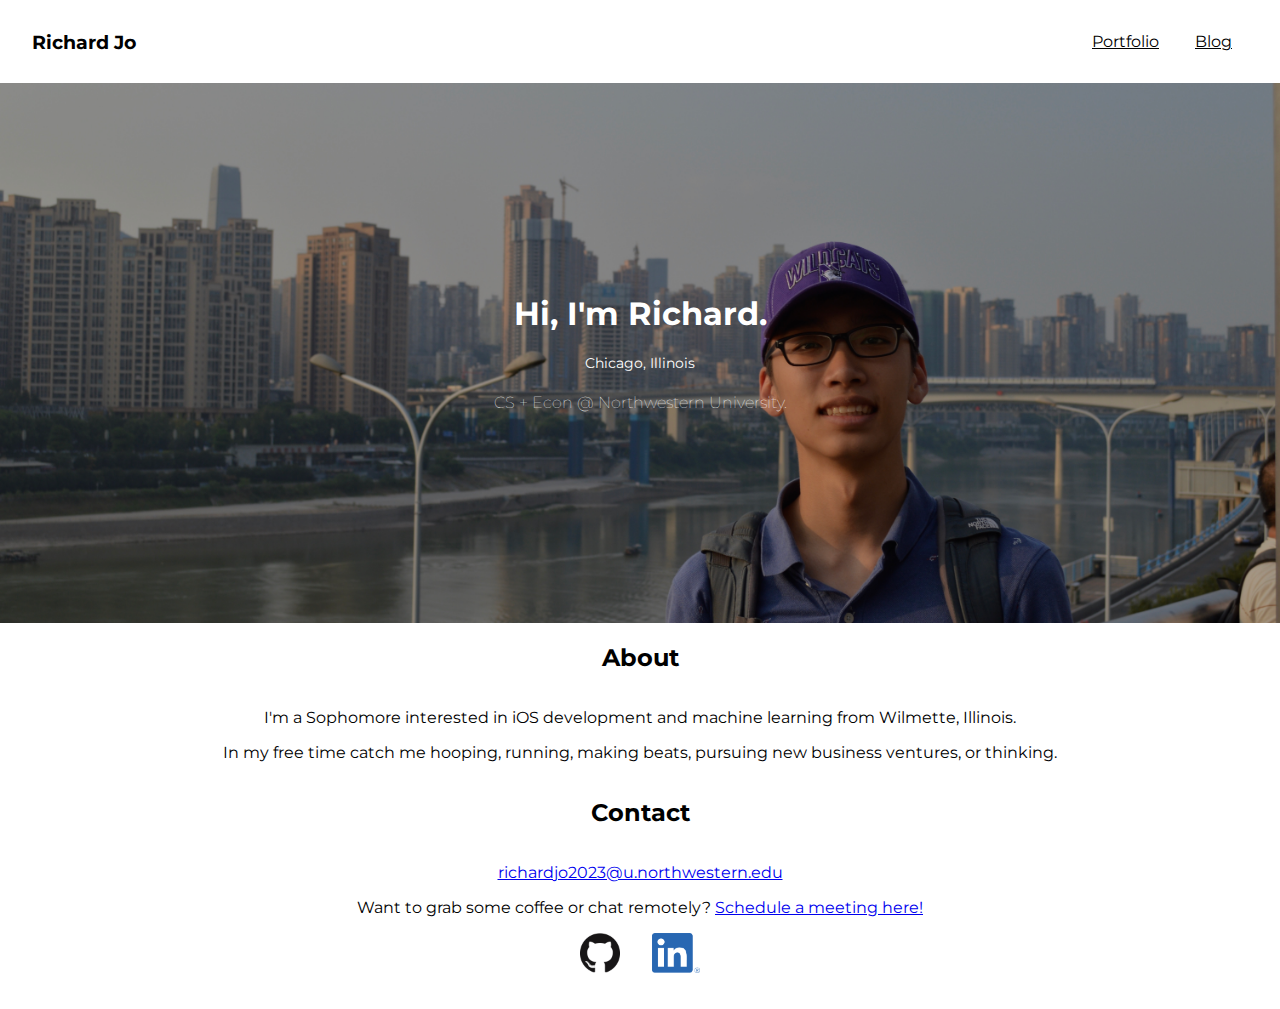
<file: index.html>
<!DOCTYPE html>
<html lang="en">
<head>
    <meta charset="UTF-8">
    <meta name="viewport" content="width=device-width, initial-scale=1.0">
    <title>Richard Jo</title>
    <link rel="stylesheet" href="main.css">
</head>
<body>
    <div class="splash_screen">
        <section class="top">
            <header>
                <a href="index.html" class="logo">Richard Jo</a>
                <div class="nav">
                    <ul>
                        <a href="portfolio.html">Portfolio</a>
                        <a href="placeholder.html">Blog</a>
                    </ul>
                </div>
            </header>
            <div class="background">
                <div class="background-text">
                    <h1> Hi, I'm Richard. </h1>
                    <p> Chicago, Illinois </p>
                    <h4> CS + Econ @ Northwestern University. </h4>
                </div>
            </div>
        </section>
        <section class="info">
            <h2> About </h2>
            <div class="about">
                <p> I'm a Sophomore interested in iOS development and machine learning from Wilmette, Illinois. </p>
                <p> In my free time catch me hooping, running, making beats, pursuing new business ventures, or thinking. </p>
            </div>
            <h2> Contact </h2>
            <div class="contact">
                <p><a href="malito: richardjo2023@u.northwestern.edu">richardjo2023@u.northwestern.edu</a> </p>
                <p> Want to grab some coffee or chat remotely? <a href="https://calendly.com/richard-jo">Schedule a meeting here!</a>
                </p>
                <div class="social-media">
                    <a href="https://github.com/richardjo">
                        <img src="images/github-logo.png" alt="github-logo">
                    </a>
                    <a href="https://linkedin.com/in/richardjo2023/">
                        <img src="images/linkedin-logo.png" alt="linkedin-logo">
                    </a>
                </div>
            </div>
        </section>
    </div>
</body>
</html>
</file>
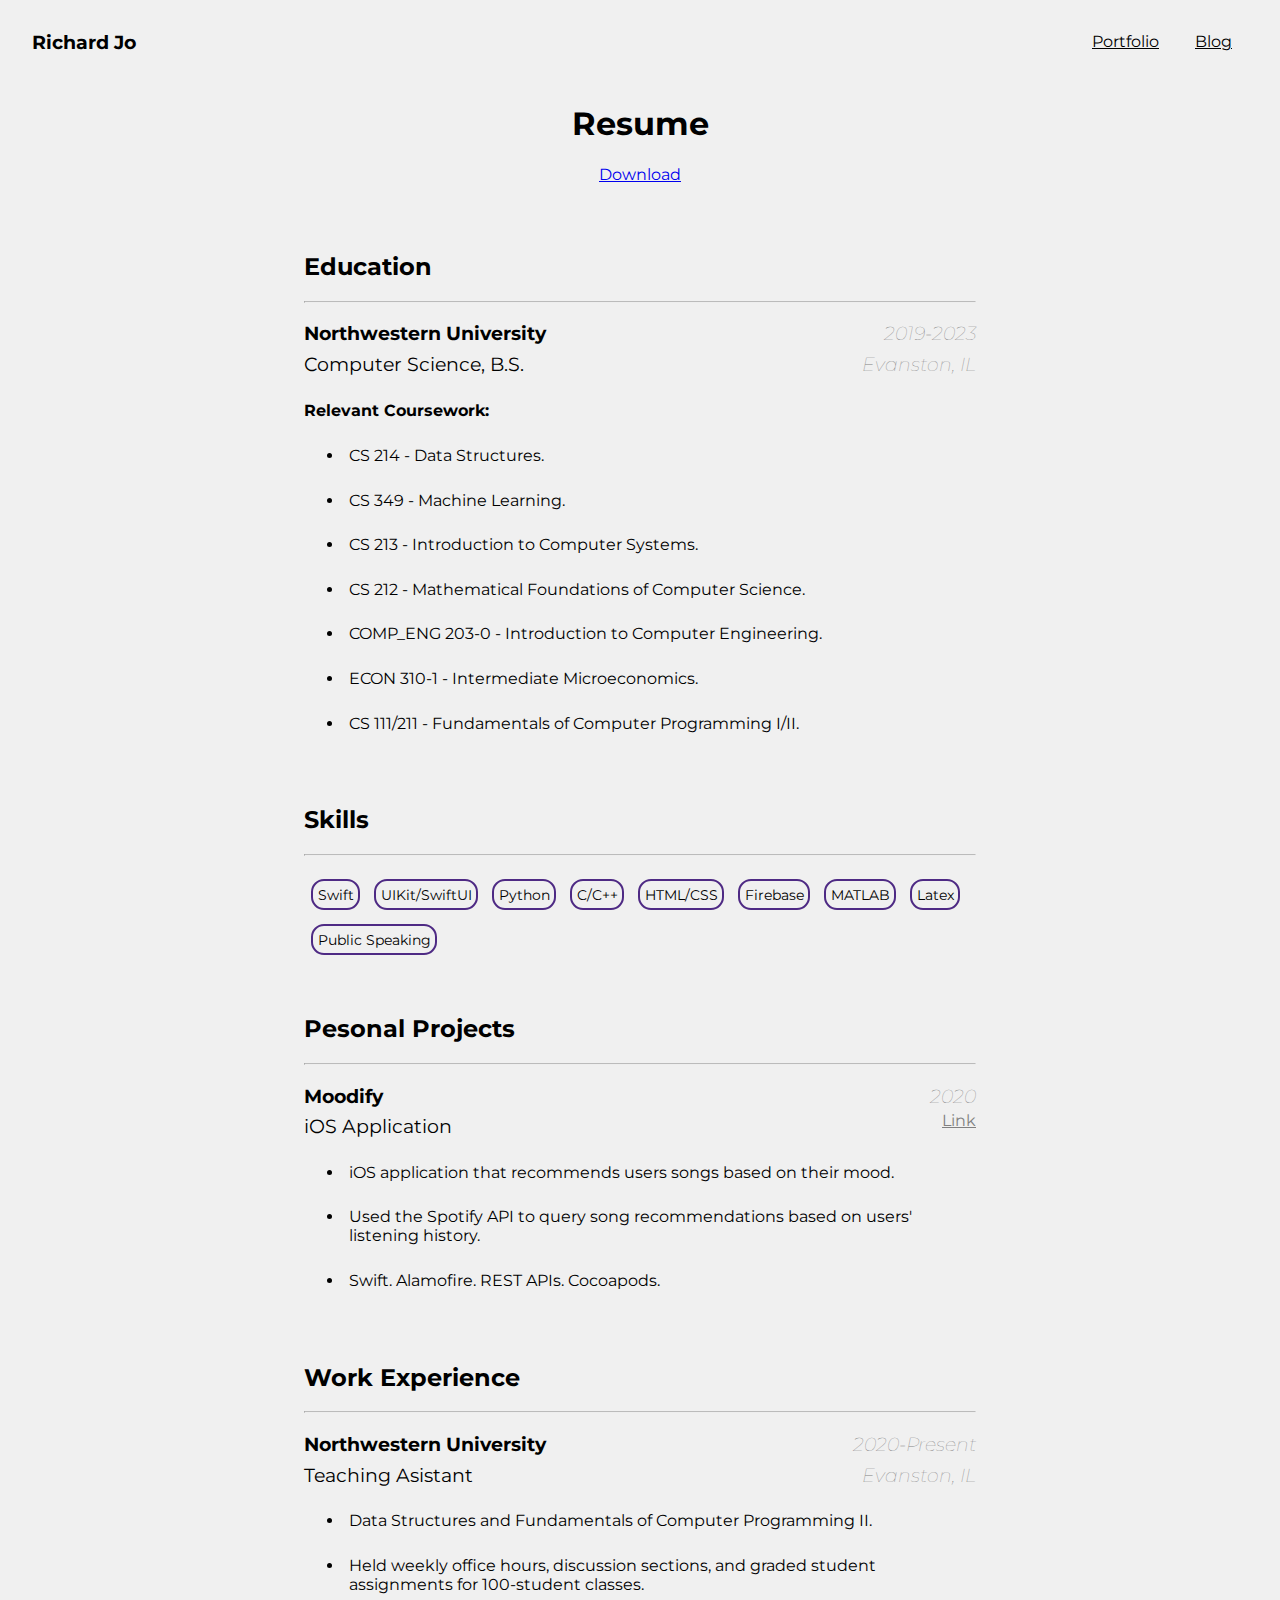
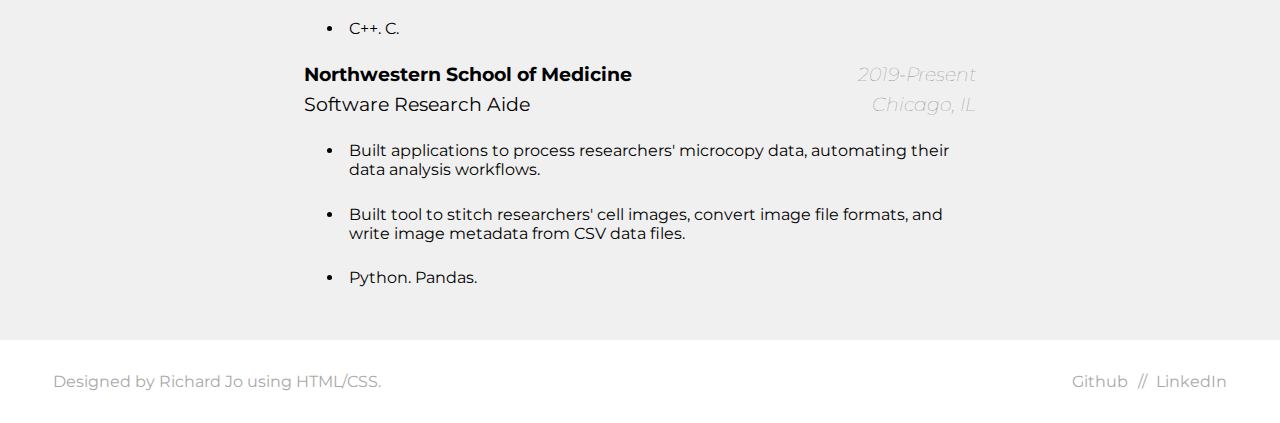
<file: portfolio.html>
<!DOCTYPE html>
<html lang="en">
<head>
    <meta charset="UTF-8">
    <meta name="viewport" content="width=device-width, initial-scale=1.0">
    <title>Portfolio</title>
    <link rel="stylesheet" href="portfolio.css">
    <link rel="stylesheet" href="header.css">
</head>
<body>
    <div class="portfolio">
        <section class="top">
            <header>
                <a href="index.html" class="logo">Richard Jo</a>
                <div class="nav">
                    <ul>
                        <a href="portfolio.html">Portfolio</a>
                        <a href="blog.html">Blog</a>
                    </ul>
                </div>
            </header>
        </section>
        <section class="resume">
            <h1>Resume</h1>
            <a href="https://drive.google.com/file/d/1eMcCQrwC3q3Os_zzkENeEABZhyiZxuvn/view?usp=sharing">Download</a>
            <section class="education">
                <h2>Education</h2>
                <hr class="solid">
                <div class="school-description">
                    <div class="title">
                        <h3>Northwestern University</h3>
                        <h3 class="description-caption">Computer Science, B.S.</h3>
                    </div>
                    <div class="info">
                        <h3>2019-2023</h3>
                        <h3>Evanston, IL</h3>
                </div>
                </div>
                <h4>Relevant Coursework:</h4>
                <ul>
                    <li><p>CS 214 - Data Structures.</p></li>
                    <li><p>CS 349 - Machine Learning.</p></li>
                    <li><p>CS 213 - Introduction to Computer Systems.</p></li>
                    <li><p>CS 212 - Mathematical Foundations of Computer Science.</p></li>
                    <li><p>COMP_ENG 203-0 - Introduction to Computer Engineering.</p></li>
                    <li><p>ECON 310-1 - Intermediate Microeconomics.</p></li>
                    <li><p>CS 111/211 - Fundamentals of Computer Programming I/II.</p></li>
                </ul>
            </section>
            <section class="skills">
                <h2>Skills</h2>
                <hr class="solid">
                <div class="skills-list">
                    <span class="skill">Swift</span>
                    <span class="skill">UIKit/SwiftUI</span>
                    <span class="skill">Python</span>
                    <span class="skill">C/C++</span>
                    <span class="skill">HTML/CSS</span>
                    <span class="skill">Firebase</span>
                    <span class="skill">MATLAB</span>
                    <span class="skill">Latex</span>
                    <span class="skill">Public Speaking</span>
                </div>
            </section>
            <section class="projects">
                <h2>Pesonal Projects</h2>
                <hr class="solid">
                <div class="project">
                    <div class="project-description">
                        <div class="title">
                            <h3>Moodify</h3>
                            <h3 class="description-caption">iOS Application</h3>
                        </div>
                        <div class="info">
                            <h3>2020</h3>
                            <a href="https://github.com/richardjo/Moodify">Link</a>
                        </div>
                    </div>
                    <ul>
                        <li><p>iOS application that recommends users songs based on their mood.</p></li>
                        <li><p>Used the Spotify API to query song recommendations based on users' listening history.</p></li>
                        <li><p>Swift. Alamofire. REST APIs. Cocoapods.</p></li>
                    </ul>
                </div>
            </section>
            <section class="experience">
                <h2>Work Experience</h2>
                <hr class="solid">
                <div class="work">
                    <div class="job-description">
                        <div class="title">
                            <h3>Northwestern University</h3>
                            <h3 class="description-caption">Teaching Asistant</h3>
                        </div>
                        <div class="info">
                            <h3>2020-Present</h3>
                            <h3>Evanston, IL</h3>
                        </div>
                    </div>
                    <ul>
                        <li><p>Data Structures and Fundamentals of Computer Programming II.</p></li>
                        <li><p>Held weekly office hours, discussion sections, and graded student assignments for 100-student classes.</p></li>
                        <li><p>C++. C.</p></li>
                    </ul>
                </div>
                <div class="work">
                    <div class="job-description">
                        <div class="title">
                            <h3>Northwestern School of Medicine</h3>
                            <h3 class="description-caption">Software Research Aide</h3>
                        </div>
                        <div class="info">
                            <h3>2019-Present</h3>
                            <h3>Chicago, IL</h3>
                        </div>
                    </div>
                    <ul>
                        <li><p>Built applications to process researchers' microcopy data, automating their data analysis workflows.</p></li>
                        <li><p>Built tool to stitch researchers' cell images, convert image file formats, and write image metadata from CSV data files.</p></li>
                        <li><p>Python. Pandas.</p></li>
                    </ul>
                </div>
            </section>
        </section>
        <footer>
            <p>Designed by Richard Jo using HTML/CSS.</p>
            <div class="contact">
                <a href="https://github.com/richardjo">Github</a>
                <p>//</p>
                <a href="https://linkedin.com/in/richardjo2023/">LinkedIn</a>
            </div>
        </footer>
    </div>

</body>
</html>
</file>
<file: main.css>
@import url('https://fonts.googleapis.com/css2?family=Montserrat:wght@400;700&display=swap');

body {
    margin: 0;
    font-family: 'Montserrat', sans-serif;
}

header {
    display: flex;
    justify-content: space-between;
    align-items: center;   
    padding: 1em 2em;
}

.logo{
    font-size: 1.2em;
    font-weight: bold;
    text-decoration: none;
    color: black;
}

.nav ul a {
    text-decoration: underline;
    color: black;
    padding: 1em;
}

@media (max-width: 500px) {
    .logo {
        font-size: 1em;
    }
    .nav ul a {
        font-size: 0.9em;
        padding: 0 0.7em;
    }
}

.background {
    display: flex;
    justify-content: center;
    align-items: center;
    background: white url('images/background2.jpeg');
    background-size: cover;
    background-position: center;
    height: 60vh;
}

.background-text {
    color: white;
    text-align: center;
}

.background-text h1 {
    font-size: 2em;
}

.background-text p {
    font-size: 0.9em;
}

.background-text h4 {
    font-weight: lighter;
}

.info {
    display: flex;
    flex-direction: column;
    align-items: center;
    text-align: center;
    padding: 0 2em 0 2em;
    margin-bottom: 2em;
}

.social-media { 
    display: flex;
    flex-direction: row;
    justify-content: center;
}

.social-media img {
    height: 40px;
    padding: 0 1em 0 1em;
}
</file>
<file: portfolio.css>
.solid {
    border-top: 1px solid #bbb;
    margin-bottom: 1em;
}

/* Resume */

.resume {
    display: flex;
    flex-direction: column;
    align-items: center;
    padding: 0 19em;
}

.resume a {
    margin: 0 0 3em 0;
}

@media (max-width: 1000px) {
    .resume {
        padding: 0 11em;
    } 
}

@media (max-width: 830px) {
    .resume {
        padding: 0 7em;
    } 
}

@media (max-width: 580px) {
    .resume {
        padding: 0 2em;
    } 
    .logo {
        font-size: 1em;
    }
    .nav ul a {
        font-size: 0.9em;
        padding: 0 0.7em;
    }
    h2 {
        font-size: 1.2em;
    }
    h3 {
        font-size: 0.9em;
    }
    p {
        font-size: 0.9em;
    }
}

.education, .experience, .projects, .skills {
    /* min-width: 60vh; */
    width: 100%;
    padding-bottom: 2em;
}

h3 {
    margin: 0.2em 0 0.2em 0;
}

.school-description, .job-description, .project-description {
    display: flex;
    justify-content: space-between;
}

.description-caption {
    font-weight: normal;
}

.title {
    display: flex;
    flex-direction: column;
}

.info {
    display: flex;
    flex-direction: column;
    color: gray;
    text-align: right;
}

.info h3 {
    font-style: italic;
    font-weight: lighter;
}

.project-description a {
    margin: 0;
    color: gray;
}

.skills-list {
    display: flex;
    flex-wrap: wrap;
}

.skill {
    border: 2px solid rgb(078, 042, 132);
    padding: 0.3em;
    margin: 0.5em;
    border-radius: 13px;
    font-size: 0.9em;
}
</file>
<file: header.css>
@import url('https://fonts.googleapis.com/css2?family=Montserrat:ital,wght@0,300;0,400;0,700;1,300&display=swap');

body {
    margin: 0;
    font-family: 'Montserrat', sans-serif;
    background-color: rgb(240,240,240);
}

/* Header: logo + nav */
header {
    display: flex;
    justify-content: space-between;
    align-items: center;   
    padding: 1em 2em;
}

.logo {
    font-size: 1.2em;
    font-weight: bold;
    text-decoration: none;
    color: black;
}

.nav ul a {
    text-decoration: underline;
    color: black;
    padding: 1em;
}

/* Footer */

footer {
    display: flex;
    justify-content: space-between;
    align-items: center;
    padding: 0.7em 3em;
    background-color: white;
    color: darkgray;
}

.contact {
    display: flex;
    justify-content: row;
    align-items: center;
}

.contact a, p {
    padding: 0.3em;
}

.contact a {
    color: darkgray;
    text-decoration: none;
}
</file>
